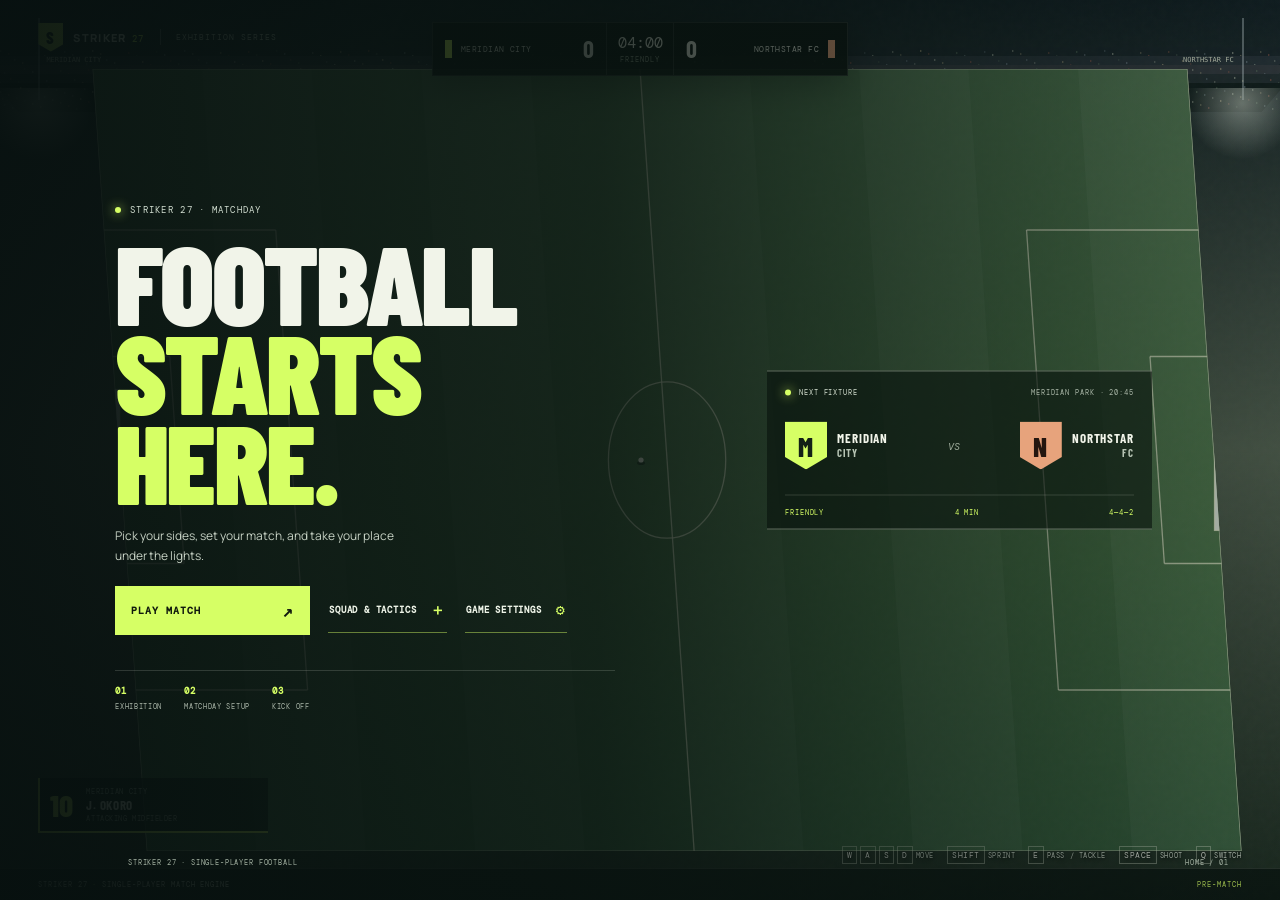
<file: striker.html>
<!doctype html>
<html lang="en">
<head>
<meta charset="utf-8"><meta name="viewport" content="width=device-width,initial-scale=1,viewport-fit=cover"><meta name="theme-color" content="#07100c">
<title>STRIKER 27 — Matchday</title><link rel="stylesheet" href="striker.css">
</head><body><main class="match">
<canvas id="stadium" aria-label="STRIKER 27 football match"></canvas><div class="grain"></div>
<header class="brand"><span class="crest">S</span><span>STRIKER <b>27</b></span><i></i><small>EXHIBITION SERIES</small></header>
<section class="scorebug"><div class="team home"><span class="kit home-kit"></span><span id="teamHomeName">MERIDIAN CITY</span><b id="scoreHome">0</b></div><div class="time"><b id="clock">04:00</b><small>FRIENDLY</small></div><div class="team away"><b id="scoreAway">0</b><span id="teamAwayName">NORTHSTAR FC</span><span class="kit away-kit"></span></div></section>
<div class="ticker" id="ticker"><span class="live-dot"></span><span>THE TEAMS ARE READY</span></div>
<section class="overlay home-screen" id="homeScreen"><div class="home-copy"><div class="eyebrow"><i></i> STRIKER 27 · MATCHDAY</div><h1>FOOTBALL<br><em>STARTS HERE.</em></h1><p>Pick your sides, set your match, and take your place under the lights.</p><div class="home-actions"><button class="start" id="homePlay">PLAY MATCH <span>↗</span></button><button class="lineup-link" id="homeSquad">SQUAD & TACTICS <span>＋</span></button><button class="lineup-link" id="homeSettings">GAME SETTINGS <span>⚙</span></button></div><div class="home-record"><span><b>01</b> EXHIBITION</span><span><b>02</b> MATCHDAY SETUP</span><span><b>03</b> KICK OFF</span></div></div><div class="home-feature"><div class="feature-top"><span class="live-dot"></span> NEXT FIXTURE <small>MERIDIAN PARK · 20:45</small></div><div class="feature-teams"><div class="fixture-team"><b class="fixture-crest crest-a">M</b><span id="homeTeamLabel">MERIDIAN<br><small>CITY</small></span></div><i>VS</i><div class="fixture-team"><b class="fixture-crest crest-b">N</b><span id="awayTeamLabel">NORTHSTAR<br><small>FC</small></span></div></div><div class="feature-bottom"><span>FRIENDLY</span><span id="homeDurationLabel">4 MIN</span><span id="homeFormationLabel">4—4—2</span></div></div><div class="overlay-footer">STRIKER 27 · SINGLE-PLAYER FOOTBALL <span>HOME / 01</span></div></section>
<section class="overlay setup-screen hidden" id="setupScreen"><div class="menu-panel"><div class="menu-heading"><div><div class="eyebrow"><i></i> PRE-MATCH · EXHIBITION</div><h2>SET UP YOUR <em>MATCH.</em></h2><p>Choose your sides and matchday shape.</p></div><button class="lineup-close" data-home>HOME <span>⌂</span></button></div><div class="setup-grid"><label class="setup-field"><span>HOME CLUB</span><select id="setupHome"><option>MERIDIAN CITY</option><option>LAGOS UNITED</option><option>NORTHSTAR FC</option></select></label><div class="vs-mark">VS</div><label class="setup-field"><span>AWAY CLUB</span><select id="setupAway"><option>NORTHSTAR FC</option><option>MERIDIAN CITY</option><option>COASTAL ATHLETIC</option></select></label><label class="setup-field"><span>MATCH LENGTH</span><select id="setupDuration"><option value="120">2 MINUTES</option><option value="240" selected>4 MINUTES</option><option value="360">6 MINUTES</option></select></label><label class="setup-field"><span>FORMATION</span><select id="setupFormation"><option value="442">4—4—2</option><option value="433">4—3—3</option></select></label><label class="setup-field"><span>DIFFICULTY</span><select id="setupDifficulty"><option value="casual">CASUAL</option><option value="standard" selected>STANDARD</option><option value="pro">PRO</option></select></label></div><div class="menu-foot"><span>Players, formation and settings can be changed before kick-off.</span><button class="start" id="setupContinue">SQUAD & TACTICS <span>↗</span></button></div></div></section>
<section class="overlay settings-screen hidden" id="settingsScreen"><div class="menu-panel settings-panel"><div class="menu-heading"><div><div class="eyebrow"><i></i> MATCHDAY · PREFERENCES</div><h2>GAME <em>SETTINGS.</em></h2><p>Set the pace before you step onto the pitch.</p></div><button class="lineup-close" data-home>HOME <span>⌂</span></button></div><div class="settings-grid"><label class="setup-field"><span>MATCH LENGTH</span><select id="settingsDuration"><option value="120">2 MINUTES</option><option value="240" selected>4 MINUTES</option><option value="360">6 MINUTES</option></select></label><label class="setup-field"><span>AI DIFFICULTY</span><select id="settingsDifficulty"><option value="casual">CASUAL</option><option value="standard" selected>STANDARD</option><option value="pro">PRO</option></select></label><div class="settings-sound"><span>SOUND EFFECTS</span><button class="sound-toggle" id="settingsSound">ON</button></div><div class="key-guide"><span>MOVE <kbd>W</kbd><kbd>A</kbd><kbd>S</kbd><kbd>D</kbd></span><span>SPRINT <kbd>SHIFT</kbd></span><span>PASS / TACKLE <kbd>E</kbd></span><span>SHOOT <kbd>SPACE</kbd></span><span>SWITCH PLAYER <kbd>Q</kbd></span></div></div><div class="menu-foot"><span>Your preferences are saved for this session.</span><button class="start" id="settingsDone">SAVE SETTINGS <span>✓</span></button></div></div></section>
<aside class="player-card" id="playerCard"><div class="player-number">10</div><div><small>MERIDIAN CITY</small><b>J. OKORO</b><span>ATTACKING MIDFIELDER</span></div><div class="stamina"><i id="stamina"></i></div></aside>
<div class="controls-hint"><span><kbd>W</kbd><kbd>A</kbd><kbd>S</kbd><kbd>D</kbd> MOVE</span><span><kbd>SHIFT</kbd> SPRINT</span><span><kbd>E</kbd> PASS / TACKLE</span><span><kbd>SPACE</kbd> SHOOT</span><span><kbd>Q</kbd> SWITCH</span></div>
<div class="touch"><div class="stick"><button data-dir="up">▲</button><button data-dir="left">◀</button><button data-dir="down">▼</button><button data-dir="right">▶</button></div><div class="actions"><button data-action="pass">PASS</button><button data-action="shoot">SHOOT</button></div></div>
<section class="overlay intro hidden" id="intro"><div class="intro-copy"><div class="eyebrow"><i></i> MERIDIAN PARK · LIVE</div><h1>THE GAME<br>IS <em>YOURS.</em></h1><p>A full-pitch exhibition. Read the space, find your pass, take your chance.</p><div class="intro-actions"><button class="start" id="start">QUICK KICK-OFF <span>↗</span></button><button class="lineup-link" id="openLineup">VIEW LINE-UPS <span>＋</span></button></div><div class="match-details"><span><b>90'</b> MATCH</span><span><b>11v11</b> FULL SIDES</span><span><b>LOCAL</b> EXHIBITION</span></div></div><div class="fixture"><div class="fixture-team"><b class="fixture-crest crest-a">M</b><span>MERIDIAN<br><small>CITY</small></span></div><i>VS</i><div class="fixture-team"><b class="fixture-crest crest-b">N</b><span>NORTHSTAR<br><small>FC</small></span></div><div class="fixture-caption">NIGHT MATCH · MERIDIAN PARK</div></div><div class="overlay-footer">STRIKER 27 · MATCHDAY PRESENTATION <span>01 / 03</span></div></section>
<section class="overlay lineup hidden" id="lineup">
  <div class="lineup-top"><div><div class="eyebrow"><i></i> MERIDIAN PARK · 20:45</div><h2>THE STARTING <em>XI.</em></h2><p>Matchday squad · 4—4—2 · Manager: A. Serrano</p></div><button class="lineup-close" id="closeLineup">BACK TO PREVIEW <span>←</span></button></div>
  <div class="lineup-content">
    <div class="squad-sheet home-sheet"><div class="sheet-title"><span class="fixture-crest crest-a">M</span><div><b id="lineupHomeName">MERIDIAN CITY</b><small>STARTING XI · HOME</small></div><strong>4—4—2</strong></div><div class="player-list" id="homeLineup"></div><div class="bench"><small>SUBSTITUTES</small><span>12 H. SATO</span><span>14 D. KELLAN</span><span>16 P. ROWE</span><span>18 I. COSTA</span><span>21 A. BAKKER</span></div></div>
    <div class="tactics-board"><div class="board-top"><span>TACTICAL SHAPE</span><b>4—4—2</b></div><div class="mini-pitch"><i class="halfway"></i><i class="centre-circle"></i><i class="box box-left"></i><i class="box box-right"></i><div class="dots" id="formationDots"></div></div><div class="board-footer"><span><i class="dot-home"></i> MERIDIAN</span><span><i class="dot-away"></i> NORTHSTAR</span></div><div class="lineup-tip">CONTROL JIN OKORO · #10</div></div>
    <div class="squad-sheet away-sheet"><div class="sheet-title"><span class="fixture-crest crest-b">N</span><div><b id="lineupAwayName">NORTHSTAR FC</b><small>STARTING XI · AWAY</small></div><strong>4—4—2</strong></div><div class="player-list" id="awayLineup"></div><div class="bench"><small>SUBSTITUTES</small><span>13 C. MORA</span><span>15 T. HOLT</span><span>17 M. ELLIS</span><span>19 B. YOUNG</span><span>22 R. N'DIAYE</span></div></div>
  </div>
  <div class="lineup-bottom"><span>OFFICIALS · K. MORENO, REFEREE</span><button class="start walkout-button" id="walkout">TEAM WALKOUT <span>↗</span></button></div>
</section>
<section class="overlay walkout hidden" id="walkoutScreen"><div class="walkout-scene"><div class="walkout-meta"><span class="live-dot"></span> LIVE FROM MERIDIAN PARK <i>·</i> EXHIBITION SERIES</div><div class="walkout-fixture"><div class="big-crest crest-a">M</div><span id="walkoutHomeName">MERIDIAN<br><small>CITY</small></span><b class="walkout-score">0 <i>—</i> 0</b><span id="walkoutAwayName">NORTHSTAR<br><small>FC</small></span><div class="big-crest crest-b">N</div></div><div class="walkout-caption">THE PLAYERS ARE READY. THE NIGHT IS YOURS.</div><div class="walkout-actions"><button class="lineup-link" id="walkoutBack">BACK TO LINE-UPS <span>←</span></button><button class="start" id="walkoutKickoff">KICK OFF <span>↗</span></button></div></div></section>
<section class="overlay pause hidden" id="pause"><div class="pause-card"><small>MATCH PAUSED</small><h2>TAKE A BREATH.</h2><button id="resume">RESUME MATCH <span>↗</span></button><button class="menu-return" id="pauseHome">RETURN TO MAIN MENU <span>←</span></button><p>ESC TO RETURN TO THE PITCH</p></div></section>
<section class="overlay halftime hidden" id="halftime"><div class="half-card"><small>MERIDIAN PARK · HALF-TIME</small><h2>THE BREAK.</h2><div class="half-score"><span>MERIDIAN CITY</span><b id="halfHome">0</b><i>—</i><b id="halfAway">0</b><span>NORTHSTAR FC</span></div><p>Reset your shape. The second half starts now.</p><button id="secondHalf">START SECOND HALF <span>↗</span></button></div></section>
<section class="overlay final hidden" id="final"><div class="final-card"><small>FULL TIME · MERIDIAN PARK</small><h2 id="result">MATCH COMPLETE</h2><div class="final-score"><span>MERIDIAN CITY</span><b id="finalHome">0</b><i>—</i><b id="finalAway">0</b><span>NORTHSTAR FC</span></div><div class="match-stats"><div><small>POSSESSION</small><b id="possess">50% — 50%</b></div><div><small>SHOTS</small><b id="shots">0 — 0</b></div></div><button id="again">PLAY AGAIN <span>↻</span></button><button class="menu-return" id="finalHomeButton">RETURN TO MAIN MENU <span>←</span></button></div></section>
<footer class="bottom"><span>STRIKER 27 <i>·</i> SINGLE-PLAYER MATCH ENGINE</span><span id="matchStatus">PRE-MATCH</span></footer>
</main><script src="striker.js"></script></body></html>
</file>
<file: striker.css>
@import url('https://fonts.googleapis.com/css2?family=Barlow+Condensed:wght@500;600;700;800;900&family=DM+Mono:wght@400;500&family=Manrope:wght@400;500;600;700;800&display=swap');
:root{color-scheme:dark;--lime:#d6ff65;--ink:#f1f4e9;--mute:#a2aea2;--mono:'DM Mono',monospace;--display:'Barlow Condensed',Impact,sans-serif;--body:'Manrope',Arial,sans-serif}
*{box-sizing:border-box}html,body{margin:0;width:100%;height:100%;overflow:hidden;background:#09110d;color:var(--ink);font-family:var(--body)}button{font:inherit}.match{position:relative;width:100vw;height:100svh;overflow:hidden;background:#13271c}canvas{display:block;width:100%;height:100%;touch-action:none}.grain{position:absolute;inset:0;pointer-events:none;opacity:.13;background-image:url("data:image/svg+xml,%3Csvg viewBox='0 0 180 180' xmlns='http://www.w3.org/2000/svg'%3E%3Cfilter id='n'%3E%3CfeTurbulence type='fractalNoise' baseFrequency='.8' numOctaves='3' stitchTiles='stitch'/%3E%3C/filter%3E%3Crect width='100%25' height='100%25' opacity='.24' filter='url(%23n)'/%3E%3C/svg%3E");z-index:1}
.brand{position:absolute;z-index:3;left:clamp(14px,3vw,48px);top:clamp(13px,2.5vh,27px);display:flex;align-items:center;gap:10px;font-size:11px;font-weight:800;letter-spacing:.12em}.brand b{color:var(--lime);font:500 9px var(--mono);margin-left:2px}.brand i{height:16px;width:1px;background:#fff5;margin:0 5px}.brand small{font:8px var(--mono);letter-spacing:.12em;color:#c0ccbd}.crest{display:grid;place-items:center;width:25px;height:29px;background:var(--lime);clip-path:polygon(0 0,100% 0,100% 75%,50% 100%,0 75%);color:#172315;font:800 17px var(--display)}
.scorebug{position:absolute;z-index:3;top:clamp(15px,2.4vh,26px);left:50%;transform:translateX(-50%);display:flex;align-items:stretch;height:54px;min-width:min(416px,94vw);background:#09120fe8;border:1px solid #e8f1e322;box-shadow:0 8px 36px #0005}.team{display:flex;align-items:center;flex:1;gap:9px;padding:0 12px;font:8px var(--mono);letter-spacing:.055em;white-space:nowrap}.team b{font:700 24px var(--display);margin-left:auto}.team.away{justify-content:flex-end}.team.away b{margin:0 auto 0 0}.kit{width:7px;height:18px;background:var(--lime);display:inline-block}.away-kit{background:#e7a37c}.time{min-width:68px;display:flex;flex-direction:column;align-items:center;justify-content:center;border-inline:1px solid #e8f1e322}.time b{font:15px var(--mono);font-variant-numeric:tabular-nums}.time small{font:7px var(--mono);letter-spacing:.13em;color:#96a493;margin-top:2px}.ticker{position:absolute;z-index:3;left:50%;top:calc(clamp(15px,2.4vh,26px) + 69px);transform:translateX(-50%);font:8px var(--mono);letter-spacing:.13em;color:#d8e2d4;background:#07110ca8;padding:7px 11px;display:flex;gap:8px;align-items:center;white-space:nowrap;opacity:0;transition:opacity .2s}.ticker.on{opacity:1}.live-dot,.eyebrow i{width:6px;height:6px;border-radius:50%;background:var(--lime);box-shadow:0 0 11px #d6ff65;display:inline-block}
.player-card{position:absolute;z-index:3;bottom:67px;left:clamp(14px,3vw,48px);display:flex;align-items:center;gap:10px;background:linear-gradient(90deg,#08120fe8,#08120f9c);border-left:2px solid var(--lime);padding:9px 14px 10px 10px;min-width:230px}.player-number{font:800 31px/.9 var(--display);color:var(--lime);width:26px}.player-card>div:nth-child(2){display:grid;gap:1px}.player-card small{font:7px var(--mono);letter-spacing:.1em;color:#b5c4b4}.player-card b{font:700 13px var(--display);letter-spacing:.04em}.player-card span{font:7px var(--mono);color:#a6b1a4;letter-spacing:.08em}.stamina{position:absolute;left:0;right:0;bottom:0;height:2px;background:#ffffff20}.stamina i{display:block;width:100%;height:100%;background:var(--lime)}
.controls-hint{position:absolute;z-index:3;right:clamp(14px,3vw,48px);bottom:clamp(22px,4vh,45px);display:flex;gap:13px;align-items:center;color:#d7e1d4;font:7px var(--mono);letter-spacing:.08em;text-shadow:0 1px 4px #000}.controls-hint span{display:flex;gap:3px;align-items:center}kbd{font:8px var(--mono);border:1px solid #e8f0dc66;color:#f3f6ed;padding:3px 4px;min-width:15px;text-align:center}.bottom{position:absolute;z-index:3;bottom:0;left:0;right:0;height:32px;border-top:1px solid #e8f0dc25;background:#07110fb8;display:flex;align-items:center;justify-content:space-between;padding:0 clamp(14px,3vw,48px);font:7px var(--mono);letter-spacing:.13em;color:#c4cec0}.bottom i{color:var(--lime);font-style:normal}.bottom span:last-child{color:var(--lime)}
.overlay{position:absolute;z-index:6;inset:0;display:flex;align-items:center;background:linear-gradient(90deg,#07100ff0 0%,#08120fdb 37%,#09140f4d 74%,#08110d20 100%)}.hidden{display:none!important}.intro-copy{position:relative;margin-left:clamp(34px,10vw,160px);width:min(410px,42vw);padding-top:35px}.eyebrow{display:flex;align-items:center;gap:9px;font:9px var(--mono);letter-spacing:.14em;color:#d1ddd0;margin-bottom:21px}.intro h1{font:900 clamp(68px,10vw,128px)/.77 var(--display);letter-spacing:-.025em;margin:0 0 24px}.intro h1 em{font-style:normal;color:var(--lime)}.intro-copy p{font-size:12px;line-height:1.7;color:#c5d0c3;max-width:290px;margin:0 0 23px}
.start,.final-card button,.pause-card button{width:218px;height:49px;border:0;background:var(--lime);color:#10190d;padding:0 16px;display:flex;align-items:center;justify-content:space-between;text-align:left;font:700 10px var(--mono);letter-spacing:.1em;cursor:pointer;transition:transform .16s,background .16s}.start:hover,.final-card button:hover,.pause-card button:hover{transform:translateY(-2px);background:#e4ff9c}.start span,.final-card button span,.pause-card button span{font-size:18px}.match-details{display:flex;gap:18px;margin-top:21px;font:7px var(--mono);letter-spacing:.1em;color:#a8b6a8}.match-details span{display:grid;gap:4px}.match-details b{font-size:9px;color:#e6eee2}
.fixture{position:absolute;right:clamp(38px,12vw,190px);top:50%;transform:translateY(-50%);display:grid;grid-template-columns:auto auto auto;align-items:center;gap:24px;padding:22px 25px;background:#09120d7d;border-top:1px solid #eff5e835;border-bottom:1px solid #eff5e835}.fixture-team{display:flex;align-items:center;gap:10px;font:700 10px var(--display);letter-spacing:.07em;line-height:1.05}.fixture-team small{color:#b7c4b4}.fixture-team:nth-child(3){text-align:right}.fixture>i{font:italic 11px var(--mono);color:#cbd5c7}.fixture-crest{width:34px;height:38px;display:grid;place-items:center;clip-path:polygon(0 0,100% 0,100% 74%,50% 100%,0 74%);font:800 21px var(--display);font-style:normal}.crest-a{background:var(--lime);color:#132016}.crest-b{background:#e7a37c;color:#24160f}.fixture-caption{grid-column:1/-1;text-align:center;margin-top:5px;color:#a8b5a6;font:7px var(--mono);letter-spacing:.12em}.overlay-footer{position:absolute;left:clamp(34px,10vw,160px);bottom:33px;right:clamp(22px,4vw,60px);display:flex;justify-content:space-between;color:#a2b0a1;font:7px var(--mono);letter-spacing:.12em}
.pause,.final{justify-content:center;background:#06100ec9}.pause-card,.final-card{text-align:center}.pause-card>small,.final-card>small{font:9px var(--mono);letter-spacing:.15em;color:var(--lime)}.pause-card h2,.final-card h2{font:900 clamp(48px,8vw,86px)/.87 var(--display);margin:13px 0 25px}.pause-card button,.final-card button{margin:auto}.pause-card p{font:8px var(--mono);letter-spacing:.1em;color:#a8b3a7;margin-top:17px}.final-score{display:flex;justify-content:center;align-items:center;gap:15px;margin:0 0 25px}.final-score span{font:8px var(--mono);letter-spacing:.09em;color:#c2ccc0}.final-score b{font:800 42px var(--display)}.final-score i{font-style:normal;color:#a2aea2}.match-stats{display:flex;justify-content:center;gap:45px;margin:0 0 25px}.match-stats div{display:grid;gap:4px}.match-stats small{font:7px var(--mono);letter-spacing:.12em;color:#aab6a8}.match-stats b{font:11px var(--mono)}
.touch{display:none;position:absolute;z-index:4;bottom:48px;left:15px;right:15px;align-items:end;justify-content:space-between;pointer-events:none}.stick,.actions{pointer-events:auto}.stick{width:120px;height:105px;display:grid;grid-template:repeat(2,1fr)/repeat(3,1fr);gap:3px}.stick button,.actions button{background:#07110dcc;color:white;border:1px solid #edf5df66;font:11px var(--mono);touch-action:none}.stick button:first-child{grid-column:2}.stick button:nth-child(2){grid-column:1;grid-row:2}.stick button:nth-child(3){grid-column:2;grid-row:2}.stick button:nth-child(4){grid-column:3;grid-row:2}.actions{display:flex;gap:8px}.actions button{height:58px;width:58px;border-radius:50%;font-size:8px}.actions button:last-child{background:var(--lime);border-color:var(--lime);color:#13200f}
@media(max-width:760px){.brand small,.brand i{display:none}.scorebug{top:57px;min-width:min(390px,96vw);height:48px}.team{font-size:7px;gap:6px;padding:0 8px}.team b{font-size:21px}.time{min-width:57px}.ticker{top:112px}.player-card{bottom:169px;left:14px;transform:scale(.88);transform-origin:left bottom}.controls-hint{display:none}.touch{display:flex}.bottom{height:27px;font-size:6px}.intro{background:linear-gradient(90deg,#07100fee,#08120fce 70%,#09140f55);align-items:center}.intro-copy{margin-left:8vw;width:84vw;padding-top:0}.intro h1{font-size:clamp(66px,17vw,102px)}.intro-copy p{max-width:250px;font-size:11px}.fixture{right:7vw;top:auto;bottom:205px;transform:none;gap:12px;padding:12px}.fixture-crest{width:26px;height:29px}.fixture-team{font-size:8px}.fixture-caption{font-size:6px}.overlay-footer{left:8vw;bottom:38px;font-size:6px}.final-score{gap:9px}.final-score span{font-size:6px}.final-score b{font-size:35px}.match-stats{gap:24px}}
@media(max-height:530px) and (orientation:landscape){.brand{top:10px}.scorebug{top:10px;height:44px}.ticker{top:61px}.player-card{bottom:48px}.controls-hint{bottom:17px}.bottom{height:24px}.intro-copy{padding-top:18px}.intro h1{font-size:68px;margin-bottom:13px}.eyebrow{margin-bottom:13px}.intro-copy p{margin-bottom:12px}.match-details{margin-top:12px}.fixture{top:50%;bottom:auto}.overlay-footer{bottom:28px}.touch{bottom:33px}.stick{height:76px}.actions button{height:48px;width:48px}}
@media(prefers-reduced-motion:reduce){*{scroll-behavior:auto!important;transition:none!important;animation:none!important}}
.intro-actions{display:flex;align-items:center;gap:17px}.lineup-link{display:flex;gap:14px;align-items:center;background:none;border:0;border-bottom:1px solid #d6ff6570;color:#edf3e7;padding:12px 1px;font:700 9px var(--mono);letter-spacing:.09em;cursor:pointer}.lineup-link span{color:var(--lime);font-size:15px}.lineup-link:hover{color:var(--lime)}
.lineup{z-index:8;display:flex;flex-direction:column;justify-content:center;padding:clamp(22px,5vh,54px) clamp(22px,6vw,94px);background:linear-gradient(120deg,#07100ff5,#0a1713ef 62%,#111d16ef);backdrop-filter:blur(9px)}.lineup-top{display:flex;align-items:end;justify-content:space-between;border-bottom:1px solid #edf3e52b;padding-bottom:18px}.lineup-top .eyebrow{margin:0 0 8px;font-size:8px}.lineup-top h2{font:800 clamp(36px,5vw,60px)/.9 var(--display);margin:0}.lineup-top h2 em{color:var(--lime);font-style:normal}.lineup-top p{font:8px var(--mono);color:#a9b5a8;margin:8px 0 0}.lineup-close{background:none;border:1px solid #dce8d433;color:#c9d4c6;padding:11px 13px;font:8px var(--mono);letter-spacing:.09em;cursor:pointer}.lineup-close span{color:var(--lime);padding-left:8px}
.lineup-content{display:grid;grid-template-columns:minmax(220px,1fr) minmax(170px,.7fr) minmax(220px,1fr);gap:clamp(12px,2vw,30px);align-items:center;padding:20px 0;min-height:0;flex:1}.squad-sheet{min-width:0}.sheet-title{display:flex;align-items:center;gap:9px;padding-bottom:9px;border-bottom:1px solid #edf3e528}.sheet-title .fixture-crest{width:26px;height:30px;font-size:17px}.sheet-title div{display:grid;gap:3px}.sheet-title div b{font:700 11px var(--display);letter-spacing:.08em}.sheet-title div small,.sheet-title>strong{font:7px var(--mono);color:#aab7a9}.sheet-title>strong{margin-left:auto;color:#edf2e8;font-size:9px}.player-list{display:grid;grid-template-columns:1fr 1fr;column-gap:10px;margin-top:6px}.lineup-player{display:grid;grid-template-columns:18px minmax(0,1fr) 21px;align-items:center;gap:4px;height:26px;border-bottom:1px solid #edf3e510}.lineup-player b{font:8px var(--mono);color:var(--lime);text-align:center}.lineup-player span{overflow:hidden;text-overflow:ellipsis;white-space:nowrap;font:600 8px var(--body);color:#e6ece2}.lineup-player small{font:7px var(--mono);color:#87978a;text-align:right}.bench{display:flex;flex-wrap:wrap;gap:7px 10px;padding-top:9px;color:#aab6a9;font:7px var(--mono)}.bench>small{width:100%;letter-spacing:.12em;color:#d2ddd0}.bench span{white-space:nowrap}
.tactics-board{display:flex;flex-direction:column;gap:9px}.board-top,.board-footer{display:flex;justify-content:space-between;align-items:center;font:7px var(--mono);color:#c8d2c5}.board-top b{color:var(--lime);font-size:9px}.mini-pitch{position:relative;aspect-ratio:.78;border:1px solid #ecf4dc87;background:repeating-linear-gradient(0deg,#456a43 0%,#456a43 10%,#4c7249 10%,#4c7249 20%);overflow:hidden}.mini-pitch:before{content:"";position:absolute;inset:0;border:1px solid #ffffff77}.mini-pitch:after{content:"";position:absolute;top:50%;left:0;right:0;border-top:1px solid #ffffff80}.halfway{position:absolute;top:0;bottom:0;left:50%;border-left:1px solid #ffffff80}.centre-circle{position:absolute;top:50%;left:50%;width:30%;aspect-ratio:1;border:1px solid #ffffff80;border-radius:50%;transform:translate(-50%,-50%)}.box{position:absolute;top:29%;height:42%;width:16%;border:1px solid #ffffff80}.box-left{left:0;border-left:0}.box-right{right:0;border-right:0}.dots{position:absolute;inset:0}.formation-dot{position:absolute;width:20px;height:20px;border-radius:50%;border:1px solid #f2f7df;background:#c9ef64;color:#14200e;display:grid;place-items:center;font:700 7px var(--mono);transform:translate(-50%,-50%);box-shadow:0 1px 8px #0007}.formation-dot.away{background:#e7a37c;color:#291910}.formation-dot.user{outline:2px solid #fff;outline-offset:2px}.board-footer span{display:flex;align-items:center;gap:5px}.dot-home,.dot-away{width:7px;height:7px;border-radius:50%;background:var(--lime)}.dot-away{background:#e7a37c}.lineup-tip{text-align:center;color:#aab6a9;font:7px var(--mono);letter-spacing:.08em}.lineup-bottom{border-top:1px solid #edf3e528;padding-top:13px;display:flex;justify-content:space-between;align-items:center;color:#a6b2a6;font:7px var(--mono)}.walkout-button{width:180px;height:42px}
.walkout{z-index:9;justify-content:center;background:radial-gradient(ellipse at 50% 54%,#24432bc9,#07100ff0 70%)}.walkout-scene{text-align:center}.walkout-meta{font:8px var(--mono);letter-spacing:.15em;color:#c6d2c3}.walkout-fixture{display:flex;align-items:center;justify-content:center;gap:clamp(10px,3vw,40px);margin:28px 0 20px}.big-crest{width:clamp(54px,8vw,90px);height:clamp(62px,9vw,102px);display:grid;place-items:center;clip-path:polygon(0 0,100% 0,100% 75%,50% 100%,0 75%);font:800 clamp(36px,6vw,62px) var(--display)}.walkout-fixture>span{font:700 clamp(16px,2vw,24px)/.95 var(--display);letter-spacing:.07em;text-align:left}.walkout-fixture small{color:#aebaaa}.walkout-score{font:800 clamp(40px,6vw,70px) var(--display);white-space:nowrap}.walkout-score i{font-style:normal;color:#94a292}.walkout-caption{color:var(--lime);font:8px var(--mono);letter-spacing:.14em}.walkout-actions{display:flex;justify-content:center;align-items:center;gap:18px;margin-top:30px}.walkout-actions .start{width:170px;height:43px}.walkout-actions .lineup-link{font-size:8px}
@media(max-width:850px){.lineup{padding:17px 20px}.lineup-content{grid-template-columns:1fr .75fr 1fr;gap:9px}.player-list{grid-template-columns:1fr}.lineup-player{height:23px}.bench{gap:5px}.sheet-title div b{font-size:9px}.formation-dot{width:16px;height:16px}}
@media(max-width:600px){.intro-actions{align-items:start;flex-direction:column;gap:4px}.lineup{padding:13px;justify-content:flex-start;overflow:auto}.lineup-top{align-items:start}.lineup-top h2{font-size:34px}.lineup-close{font-size:6px;padding:8px}.lineup-content{grid-template-columns:1fr 1fr;grid-template-rows:minmax(0,1fr) auto;gap:9px;padding:10px 0;flex:auto}.tactics-board{grid-column:1/-1;grid-row:2;max-width:300px;width:100%;margin:auto;display:grid;grid-template-columns:1fr 110px 1fr;align-items:center}.board-top{grid-column:1/-1}.mini-pitch{grid-column:2;grid-row:2/4;max-height:125px}.board-footer{grid-column:1;grid-row:2;display:grid;gap:7px}.lineup-tip{grid-column:3;grid-row:2/4}.squad-sheet{align-self:start}.sheet-title{gap:4px}.sheet-title div b{font-size:7px}.sheet-title div small,.sheet-title>strong{font-size:6px}.lineup-player{grid-template-columns:14px minmax(0,1fr) 16px;height:21px;gap:2px}.lineup-player b,.lineup-player span,.lineup-player small{font-size:6px}.bench{display:none}.lineup-bottom{padding-top:8px}.lineup-bottom>span{font-size:6px}.walkout-fixture{gap:8px}.walkout-fixture>span{font-size:12px}.walkout-score{font-size:32px}.big-crest{width:40px;height:47px;font-size:30px}.walkout-actions{gap:7px}.walkout-actions .lineup-link{font-size:6px}.walkout-actions .start{width:126px}}
.halftime{z-index:8;justify-content:center;background:radial-gradient(ellipse at center,#183122eb,#06100ff5 72%)}.half-card{text-align:center}.half-card>small{font:8px var(--mono);letter-spacing:.15em;color:var(--lime)}.half-card h2{font:900 clamp(52px,8vw,84px)/.9 var(--display);margin:13px 0 22px}.half-score{display:flex;align-items:center;justify-content:center;gap:15px}.half-score span{font:8px var(--mono);letter-spacing:.08em;color:#c3cec0}.half-score b{font:800 40px var(--display)}.half-score i{font-style:normal;color:#98a596}.half-card p{font-size:11px;color:#b4c0b2;margin:14px 0 24px}.half-card button{width:220px;height:47px;border:0;background:var(--lime);color:#111a0d;padding:0 15px;margin:auto;display:flex;justify-content:space-between;align-items:center;font:700 9px var(--mono);letter-spacing:.1em;cursor:pointer}
.walkout-fixture>span:nth-of-type(2){text-align:right}
.lineup-player{appearance:none;border:0;border-bottom:1px solid #edf3e510;background:transparent;padding:0;color:inherit;text-align:left}.lineup-player:hover,.lineup-player.selected{background:#d6ff6512}.lineup-player:focus-visible,.start:focus-visible,.lineup-link:focus-visible,.lineup-close:focus-visible{outline:2px solid var(--lime);outline-offset:3px}.lineup-player:active{background:#d6ff6522}
.home-screen{z-index:10;background:linear-gradient(90deg,#07100ff2 0%,#08120fcf 47%,#09140f3d 100%)}.home-copy{position:relative;margin-left:clamp(34px,9vw,140px);width:min(500px,48vw);padding-top:15px}.home-copy h1{font:900 clamp(62px,8.8vw,112px)/.8 var(--display);letter-spacing:-.025em;margin:0 0 20px}.home-copy h1 em{font-style:normal;color:var(--lime)}.home-copy>p{font-size:12px;line-height:1.7;color:#c5d0c3;max-width:310px;margin:0 0 20px}.home-actions{display:flex;flex-wrap:wrap;align-items:center;gap:8px 18px}.home-actions .start{width:195px}.home-record{display:flex;gap:22px;margin-top:35px;padding-top:14px;border-top:1px solid #edf3e528;color:#aab6a9;font:7px var(--mono);letter-spacing:.1em}.home-record span{display:grid;gap:5px}.home-record b{color:var(--lime);font-size:9px}.home-feature{position:absolute;right:clamp(40px,10vw,155px);top:50%;transform:translateY(-50%);width:min(385px,36vw);padding:16px 18px 0;background:#07110d99;border-top:1px solid #edf3e55a;border-bottom:1px solid #edf3e55a}.feature-top,.feature-bottom{display:flex;align-items:center;gap:8px;font:7px var(--mono);letter-spacing:.13em;color:#d3decf}.feature-top small{margin-left:auto;color:#a8b5a6;font:7px var(--mono)}.feature-teams{display:flex;align-items:center;justify-content:space-between;padding:25px 0}.feature-teams>i{font:italic 10px var(--mono);color:#9fac9c}.feature-teams .fixture-team{font-size:13px}.feature-teams .fixture-crest{width:42px;height:48px;font-size:27px}.feature-bottom{justify-content:space-between;border-top:1px solid #edf3e527;padding:12px 0;color:var(--lime)}.setup-screen,.settings-screen{z-index:11;justify-content:center;background:linear-gradient(110deg,#07100ff5,#0a1713f2 67%,#111d16d9);backdrop-filter:blur(9px)}.menu-panel{width:min(850px,84vw);padding:clamp(23px,4vw,48px);background:#07110fb8;border:1px solid #edf3e52c;box-shadow:0 22px 75px #0007}.menu-heading{display:flex;align-items:end;justify-content:space-between;padding-bottom:21px;border-bottom:1px solid #edf3e52b}.menu-heading .eyebrow{margin:0 0 9px;font-size:8px}.menu-heading h2{font:800 clamp(34px,5vw,57px)/.9 var(--display);margin:0}.menu-heading h2 em{font-style:normal;color:var(--lime)}.menu-heading p{font:8px var(--mono);color:#a9b5a8;margin:9px 0 0}.setup-grid{display:grid;grid-template-columns:1fr 40px 1fr;gap:20px 12px;align-items:end;padding:30px 0}.setup-field{display:grid;gap:9px}.setup-field>span,.settings-sound>span{font:8px var(--mono);letter-spacing:.12em;color:#aebbac}.setup-field select{appearance:none;width:100%;height:46px;padding:0 13px;color:#edf3e8;background:#0c1913;border:1px solid #edf3e536;font:9px var(--mono);letter-spacing:.06em;cursor:pointer}.setup-field select:focus{outline:1px solid var(--lime)}.vs-mark{align-self:center;text-align:center;color:#aeb9aa;font:italic 10px var(--mono)}.menu-foot{display:flex;justify-content:space-between;align-items:center;gap:15px;padding-top:16px;border-top:1px solid #edf3e52b;color:#9eac9e;font:7px var(--mono);letter-spacing:.05em}.menu-foot .start{width:205px;height:44px;flex:none}.settings-panel{max-width:690px}.settings-grid{display:grid;grid-template-columns:1fr 1fr;gap:24px;padding:27px 0}.settings-sound{display:flex;align-items:center;justify-content:space-between;grid-column:1/-1;padding:13px 0;border-block:1px solid #edf3e522}.sound-toggle{width:62px;height:32px;border:1px solid #d6ff6580;background:#d6ff651a;color:var(--lime);font:8px var(--mono);cursor:pointer}.key-guide{grid-column:1/-1;display:flex;flex-wrap:wrap;gap:10px 18px}.key-guide span{display:flex;align-items:center;gap:4px;color:#b8c4b6;font:7px var(--mono);letter-spacing:.05em}
@media(max-width:760px){.home-copy{margin-left:8vw;width:84vw;padding-top:0}.home-copy h1{font-size:clamp(57px,15vw,90px)}.home-feature{right:8vw;left:8vw;top:auto;bottom:173px;transform:none;width:auto}.home-feature{padding:10px 12px 0}.feature-teams{padding:12px 0}.feature-teams .fixture-crest{width:31px;height:36px;font-size:21px}.feature-teams .fixture-team{font-size:10px}.home-record{margin-top:20px;gap:13px}.home-record span{font-size:6px}.home-actions{gap:3px 12px}.home-actions .start{height:43px}.home-screen{align-items:flex-start;padding-top:clamp(55px,10vh,90px);background:linear-gradient(90deg,#07100ff4,#08120fdc 76%,#09140f99)}.home-feature{bottom:150px}.home-screen .overlay-footer{bottom:35px}.menu-panel{width:94vw;padding:17px}.menu-heading h2{font-size:34px}.setup-grid{gap:13px 8px;padding:18px 0}.setup-field select{height:40px;font-size:7px;padding:0 7px}.menu-foot{font-size:6px}.menu-foot .start{width:170px;height:40px;font-size:8px}.key-guide{gap:9px}.key-guide span{font-size:6px}}
@media(max-width:500px){.home-copy>p{font-size:10px;max-width:245px}.home-actions{display:grid;grid-template-columns:1fr 1fr;justify-content:start}.home-actions .start{grid-column:1/-1}.home-record{gap:9px}.home-record span{font-size:5px}.home-feature{bottom:135px}.setup-grid{grid-template-columns:1fr 26px 1fr}.setup-grid .setup-field:nth-of-type(4){grid-column:1}.setup-grid .setup-field:nth-of-type(5){grid-column:2/4}.setup-grid .setup-field:nth-of-type(6){grid-column:1/-1}.setup-grid .vs-mark{grid-column:2;grid-row:1}.menu-foot>span{max-width:125px;line-height:1.5}.settings-grid{gap:13px;padding:18px 0}.settings-grid .setup-field select{height:36px}.settings-sound{grid-column:1/-1}}
</file>
